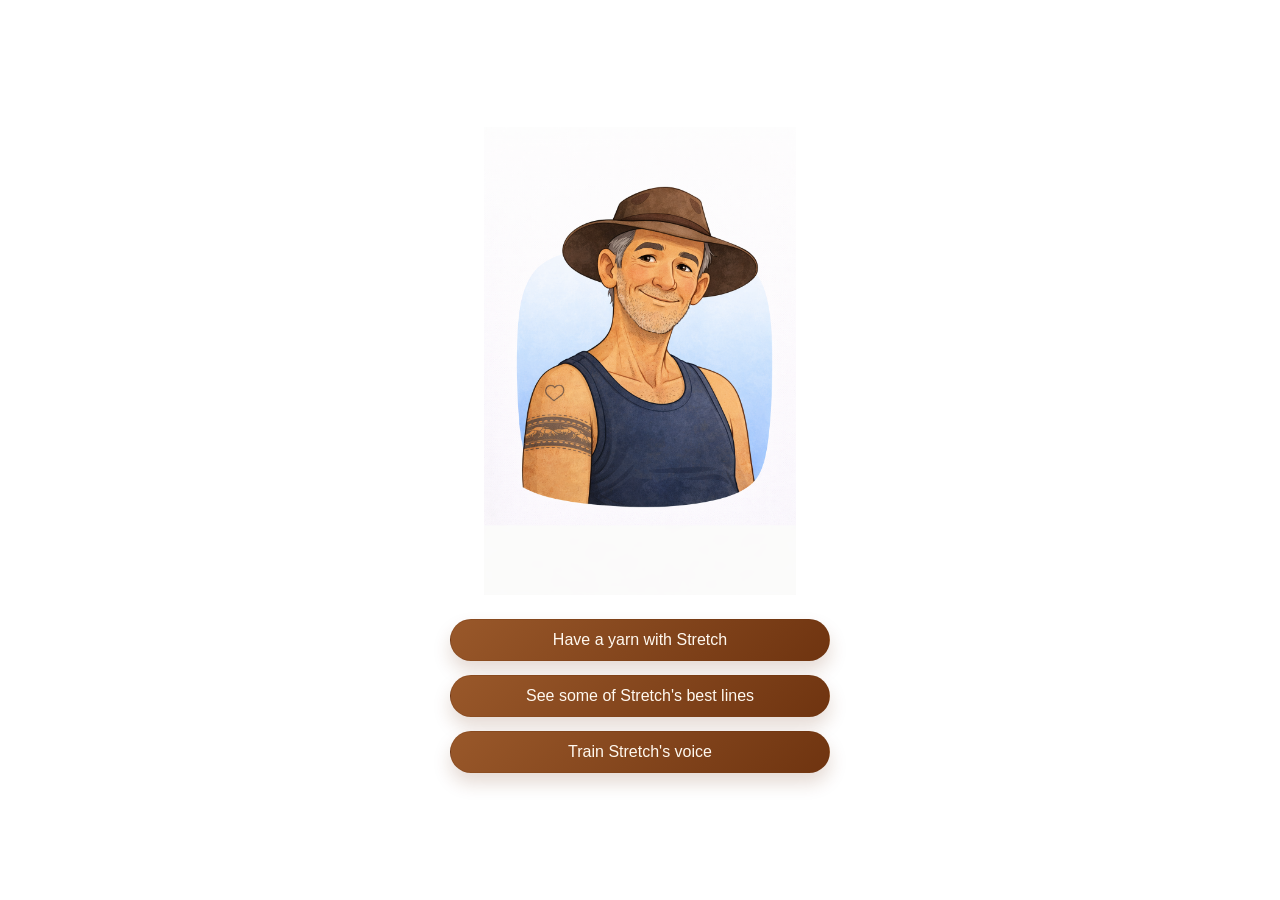
<file: index.html>
<!doctype html>
<html lang="en">
  <head>
    <meta charset="utf-8">
    <meta name="viewport" content="width=device-width, initial-scale=1">
    <title>Stretch</title>
    <meta
      name="description"
      content="Landing page for the Stretch chatbot and artwork gallery."
    >
    <link rel="stylesheet" href="./styles.css">
  </head>
  <body>
    <main class="landing-shell">
      <section class="landing-card" aria-label="Stretch landing page">
        <img class="landing-avatar" src="./default.png" alt="Stretch">
        <div class="landing-actions">
          <a class="button button-primary landing-button" href="./chatbot.html">Have a yarn with Stretch</a>
          <a class="button button-secondary landing-button" href="./artworks.html">See some of Stretch's best lines</a>
          <a class="button button-secondary landing-button" href="./voice-trainer.html">Train Stretch's voice</a>
        </div>
      </section>
    </main>
  </body>
</html>
</file>
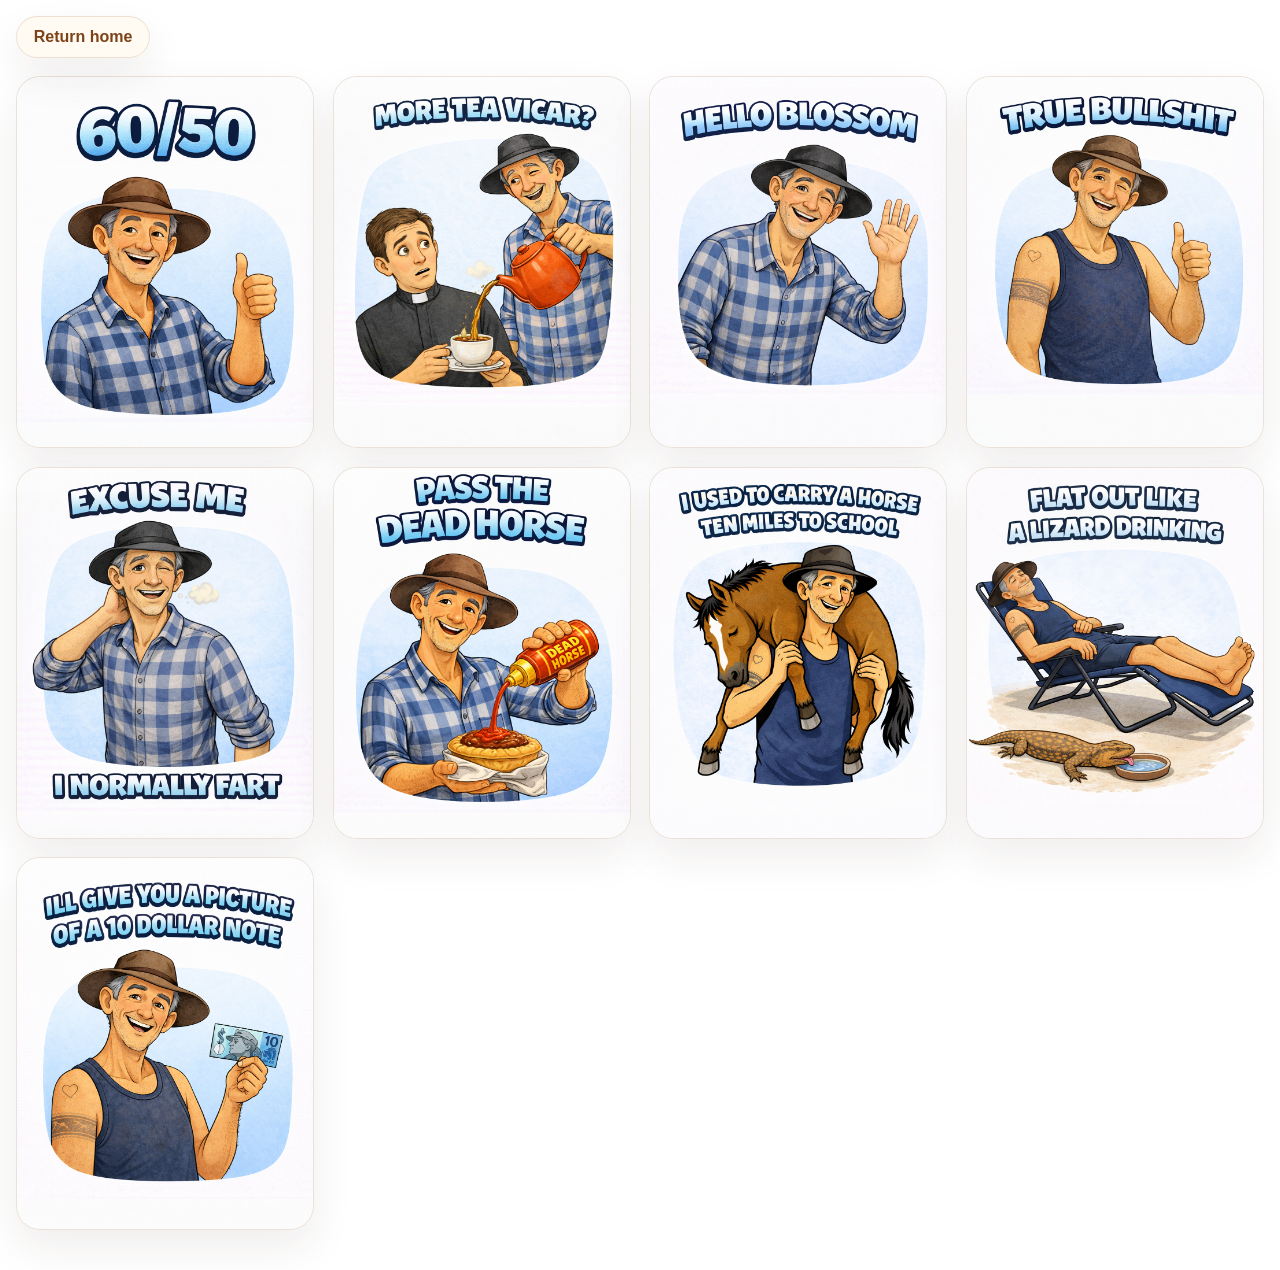
<file: artworks.html>
<!doctype html>
<html lang="en">
  <head>
    <meta charset="utf-8">
    <meta name="viewport" content="width=device-width, initial-scale=1">
    <title>Stretch Artwork Gallery</title>
    <meta
      name="description"
      content="Image-driven gallery for finished Stretch artwork assets."
    >
    <link rel="stylesheet" href="./artworks.css">
  </head>
  <body>
    <a class="page-home-link" href="./index.html">Return home</a>
    <div class="gallery-shell">
      <main>
        <section id="artworkGallery" class="artwork-grid" aria-label="Stretch artwork gallery"></section>
      </main>
    </div>

    <div id="artworkLightbox" class="lightbox" aria-hidden="true">
      <div class="lightbox-backdrop" data-close-lightbox="true"></div>
      <div class="lightbox-dialog" role="dialog" aria-modal="true" aria-label="Expanded artwork">
        <button id="lightboxClose" class="lightbox-close" type="button" aria-label="Close expanded artwork">Close</button>
        <img id="lightboxImage" class="lightbox-image" alt="">
      </div>
    </div>

    <script src="./stretch-avatar-config.js"></script>
    <script src="./artworks.js"></script>
  </body>
</html>
</file>
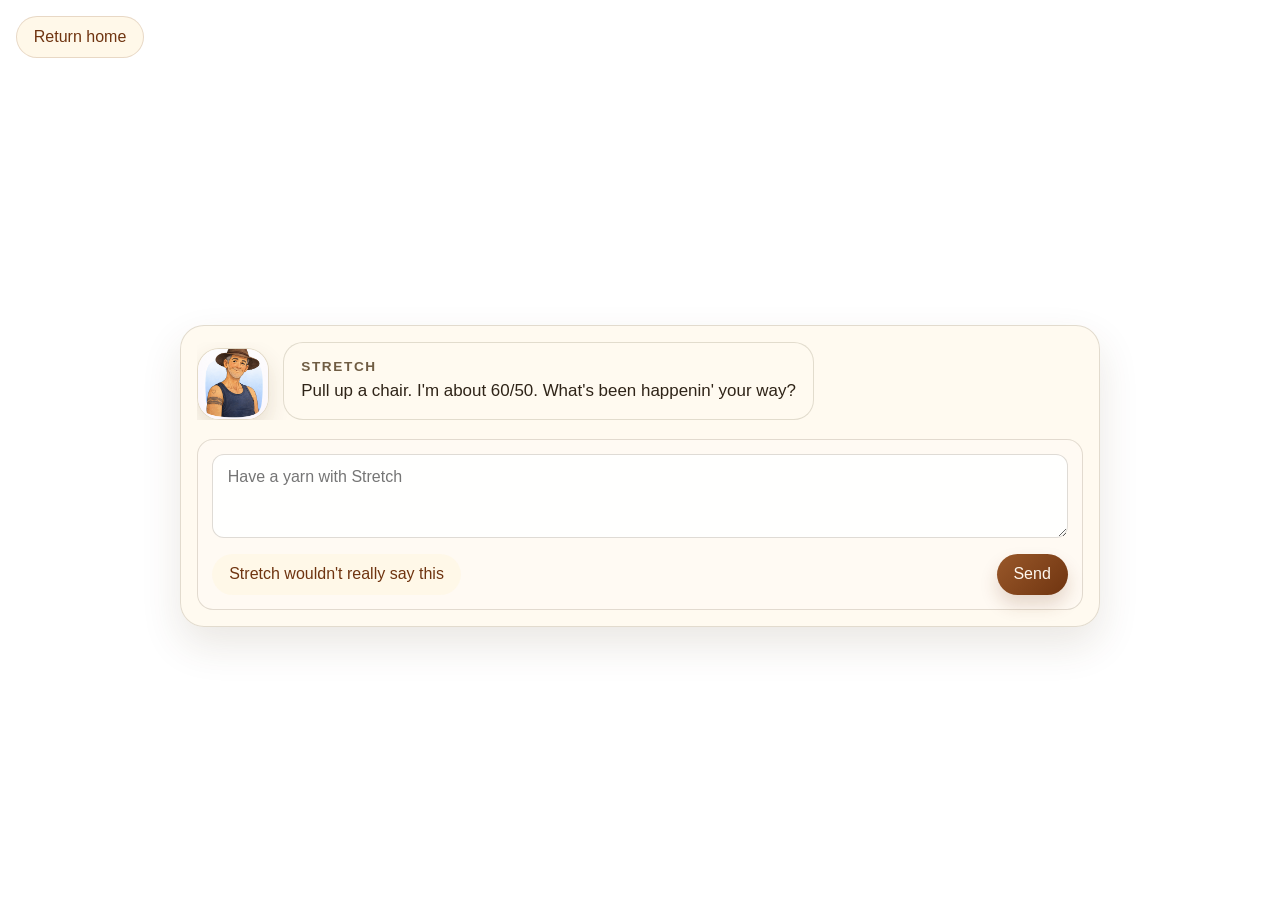
<file: chatbot.html>
<!doctype html>
<html lang="en">
  <head>
    <meta charset="utf-8">
    <meta name="viewport" content="width=device-width, initial-scale=1">
    <title>Stretchisms Chatbot</title>
    <meta
      name="description"
      content="Local-first chatbot prototype for exploring and expanding a family library of Stretchisms."
    >
    <link rel="stylesheet" href="./styles.css">
  </head>
  <body class="chatbot-body">
    <a class="page-home-link button button-secondary" href="./index.html">Return home</a>
    <div class="page-shell">
      <main class="chat-layout">
        <section class="panel chat-panel">
          <div id="chatLog" class="chat-log" aria-live="polite"></div>

          <form id="chatForm" class="chat-form">
            <label class="sr-only" for="chatInput">Your message</label>
            <textarea
              id="chatInput"
              rows="3"
              placeholder="Have a yarn with Stretch"
            ></textarea>
            <div class="chat-form-row">
              <button id="feedbackToggle" class="button chat-feedback-toggle" type="button" aria-pressed="false">
                Stretch wouldn't really say this
              </button>
              <button class="button button-primary" type="submit">Send</button>
            </div>
          </form>
        </section>
      </main>
    </div>

    <script src="./stretch-avatar-config.js"></script>
    <script src="./app.js"></script>
  </body>
</html>
</file>
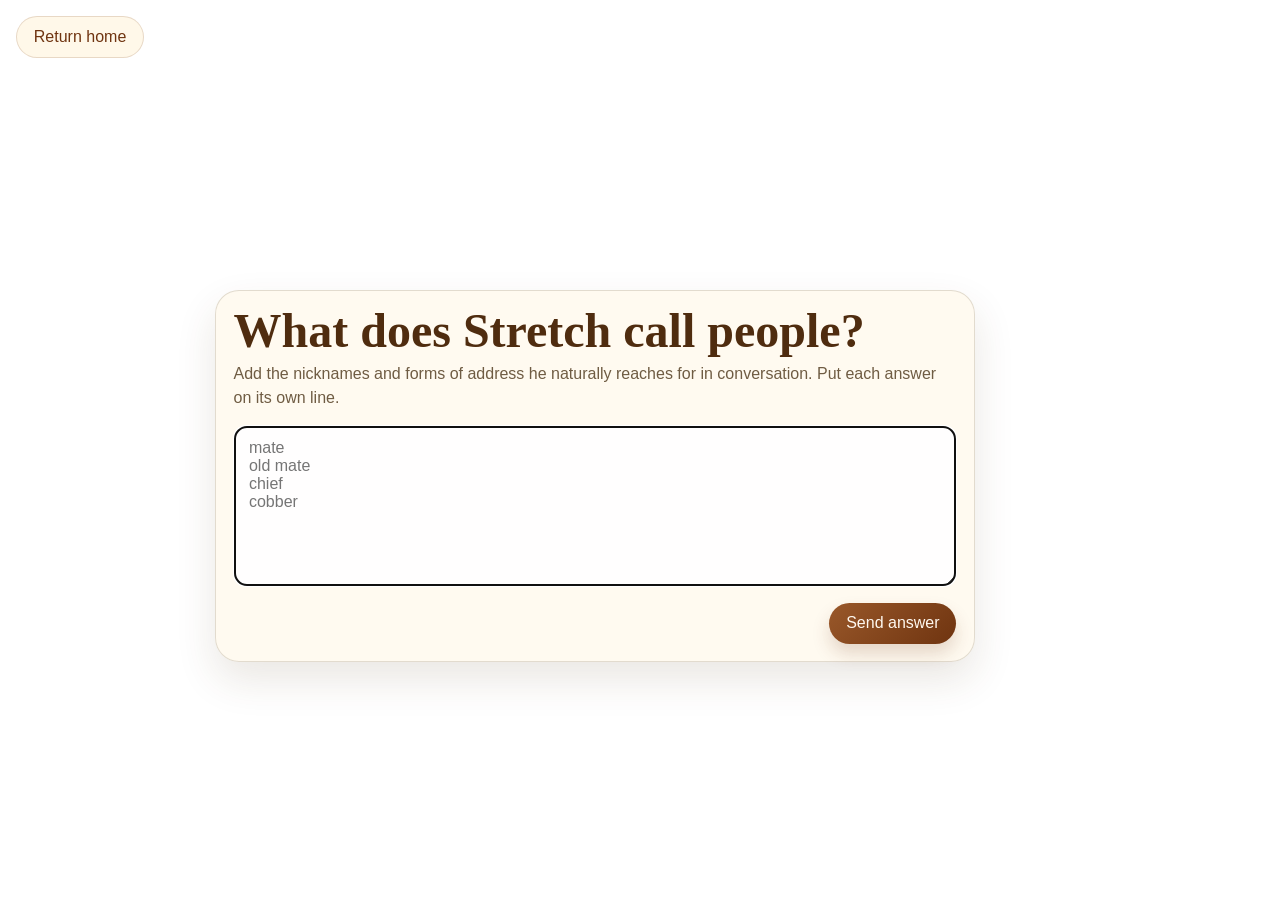
<file: voice-trainer.html>
<!doctype html>
<html lang="en">
  <head>
    <meta charset="utf-8">
    <meta name="viewport" content="width=device-width, initial-scale=1">
    <title>Train Stretch's Voice</title>
    <meta
      name="description"
      content="Guided questionnaire for collecting examples of how Stretch would talk."
    >
    <link rel="stylesheet" href="./styles.css">
  </head>
  <body class="trainer-body">
    <a class="page-home-link button button-secondary" href="./index.html">Return home</a>

    <main class="page-shell trainer-shell">
      <section class="panel trainer-card">
        <div id="voiceTrainerQuestion" class="trainer-question-card">
          <h1 id="voiceTrainerQuestionTitle"></h1>
          <p id="voiceTrainerQuestionHint" class="trainer-copy"></p>
        </div>

        <form id="voiceTrainerForm" class="trainer-form">
          <label class="sr-only" for="voiceTrainerInput">Stretch voice answer</label>
          <textarea
            id="voiceTrainerInput"
            rows="5"
            placeholder=""
          ></textarea>
          <div class="trainer-submit-row">
            <button id="voiceTrainerSubmit" class="button button-primary" type="submit">Send answer</button>
          </div>
        </form>
      </section>
    </main>

    <script src="./voice-trainer.js"></script>
  </body>
</html>
</file>
<file: styles.css>
:root {
  --bg: #f1e7d1;
  --bg-deep: #d5bb88;
  --surface: rgba(255, 250, 238, 0.88);
  --surface-strong: #fff8ea;
  --ink: #2f2418;
  --muted: #6f5c43;
  --line: rgba(79, 57, 29, 0.16);
  --accent: #99582a;
  --accent-strong: #6f3410;
  --accent-soft: #d7a56d;
  --success: #355834;
  --shadow: 0 18px 40px rgba(84, 55, 21, 0.12);
  --radius-lg: 24px;
  --radius-md: 16px;
  --radius-sm: 10px;
  --font-display: "Comic Sans MS", "Trebuchet MS", "Segoe Print", "Bradley Hand", cursive;
  --font-kicker: "Trebuchet MS", "Arial Rounded MT Bold", "Segoe UI", sans-serif;
}

* {
  box-sizing: border-box;
}

html {
  min-height: 100%;
  background: #ffffff;
}

body {
  margin: 0;
  color: var(--ink);
  font-family: "Trebuchet MS", "Segoe UI", sans-serif;
  background: #ffffff;
}

.page-home-link {
  position: fixed;
  top: 1rem;
  left: 1rem;
  z-index: 20;
  text-decoration: none;
}

.landing-body,
body {
  min-height: 100vh;
}

.chatbot-body .page-shell {
  width: min(980px, calc(100% - 2rem));
  min-height: 100vh;
  display: grid;
  align-items: center;
  padding: 4.75rem 0 1.5rem;
}

button,
input,
textarea {
  font: inherit;
}

.page-shell {
  width: min(1380px, calc(100% - 2rem));
  margin: 0 auto;
  padding: 1.25rem 0 2rem;
}

.landing-shell {
  min-height: 100vh;
  display: grid;
  place-items: center;
  padding: 1.5rem;
}

.landing-card {
  width: min(520px, 100%);
  display: grid;
  justify-items: center;
  gap: 1.5rem;
}

.landing-avatar {
  display: block;
  width: min(320px, 70vw);
  max-height: 52vh;
  height: auto;
  object-fit: contain;
}

.landing-actions {
  width: min(380px, 100%);
  display: grid;
  gap: 0.85rem;
}

.landing-actions .landing-button {
  width: 100%;
  justify-content: center;
  text-align: center;
  text-decoration: none;
  background: linear-gradient(135deg, var(--accent), var(--accent-strong));
  color: #fff8ef;
  border: 1px solid rgba(111, 52, 16, 0.24);
  box-shadow: 0 10px 18px rgba(111, 52, 16, 0.18);
}

.landing-actions .landing-button:hover,
.landing-actions .landing-button:focus-visible {
  background: linear-gradient(135deg, #a8612f, #7d3d14);
}

.panel {
  background: var(--surface);
  border: 1px solid var(--line);
  border-radius: var(--radius-lg);
  box-shadow: var(--shadow);
  backdrop-filter: blur(16px);
}

.hero {
  display: grid;
  gap: 1.5rem;
  padding: 2rem;
  margin-bottom: 1.25rem;
  background:
    linear-gradient(135deg, rgba(94, 49, 17, 0.12), rgba(255, 255, 255, 0) 38%),
    linear-gradient(180deg, rgba(255, 249, 235, 0.96), rgba(252, 241, 215, 0.92));
}

.eyebrow,
.section-kicker {
  margin: 0 0 0.45rem;
  text-transform: uppercase;
  letter-spacing: 0.16em;
  font-size: 0.78rem;
  font-weight: 800;
  color: var(--accent-strong);
  font-family: var(--font-kicker);
}

.hero h1,
.panel-heading h2,
.message-card h3,
.notes-grid h3 {
  font-family: var(--font-display);
}

.hero h1 {
  margin: 0;
  font-size: clamp(2rem, 4vw, 3.6rem);
  line-height: 0.94;
  max-width: 16ch;
  letter-spacing: 0.01em;
  color: #4f2c0f;
  text-wrap: balance;
  text-shadow: 1px 1px 0 rgba(255, 248, 233, 0.9);
}

.hero .eyebrow,
.panel-heading .section-kicker {
  display: inline-block;
  padding: 0.3rem 0.65rem;
  border-radius: 999px;
  background: rgba(255, 239, 206, 0.92);
  border: 1px solid rgba(111, 52, 16, 0.18);
}

.hero-text,
.panel-note,
.notes-grid p,
.chat-hint {
  color: var(--muted);
}

.hero-actions {
  display: flex;
  align-items: end;
}

.hero-note {
  margin: 0;
  max-width: 34rem;
  color: var(--muted);
  font-size: 0.98rem;
}

.chat-layout {
  display: grid;
  grid-template-columns: minmax(0, 920px);
  justify-content: center;
}

.chatbot-body .chat-layout {
  width: 100%;
}

.chat-panel,
.notes-panel {
  padding: 1.35rem;
}

.chatbot-body .chat-panel {
  padding: 1rem;
}

.panel-heading {
  display: flex;
  justify-content: space-between;
  gap: 1rem;
  align-items: start;
  margin-bottom: 1rem;
}

.panel-heading h2 {
  margin: 0;
  font-size: 1.55rem;
  line-height: 1;
  letter-spacing: 0.01em;
  color: #4a2b15;
}

.panel-note {
  max-width: 24ch;
  margin: 0;
  text-align: right;
  font-size: 0.95rem;
}

.suggestion-chips {
  display: flex;
  flex-wrap: wrap;
  gap: 0.55rem;
  margin-bottom: 1rem;
}

.chip {
  border: 1px solid rgba(111, 52, 16, 0.2);
  background: rgba(255, 245, 226, 0.94);
  color: var(--accent-strong);
  border-radius: 999px;
  padding: 0.5rem 0.8rem;
  cursor: pointer;
  transition: transform 120ms ease, border-color 120ms ease, background 120ms ease;
}

.chip:hover,
.chip:focus-visible {
  transform: translateY(-1px);
  border-color: rgba(111, 52, 16, 0.36);
  background: rgba(255, 239, 206, 0.98);
}

.chat-log {
  min-height: 28rem;
  max-height: 52rem;
  overflow-y: auto;
  display: grid;
  gap: 0.9rem;
  padding-right: 0.35rem;
  margin-bottom: 1rem;
}

.chatbot-body .chat-log {
  min-height: 0;
  max-height: min(46vh, 34rem);
  margin-bottom: 1.15rem;
}

.message {
  display: flex;
  align-items: flex-end;
  gap: 0.85rem;
}

.message-user {
  justify-content: flex-end;
}

.message-user .stretch-avatar {
  display: none;
}

.message-card {
  max-width: min(42rem, 100%);
  width: fit-content;
  border-radius: 20px;
  padding: 1rem 1.1rem;
  border: 1px solid var(--line);
}

.message-assistant .message-card {
  background: rgba(255, 251, 241, 0.95);
}

.message-user .message-card {
  background: linear-gradient(135deg, rgba(153, 88, 42, 0.92), rgba(111, 52, 16, 0.96));
  color: #fff9ee;
  border-color: transparent;
}

.stretch-avatar {
  width: 56px;
  height: 56px;
  flex: 0 0 56px;
  border-radius: 18px;
  overflow: hidden;
  border: 1px solid rgba(79, 57, 29, 0.16);
  box-shadow: 0 10px 22px rgba(84, 55, 21, 0.14);
  background: rgba(255, 248, 233, 0.96);
}

.stretch-avatar img {
  display: block;
  width: 100%;
  height: 100%;
  object-fit: cover;
}

.message-card h3,
.message-card p {
  margin: 0;
}

.message-card h3 {
  margin-bottom: 0.25rem;
  font-size: 0.85rem;
  font-family: "Trebuchet MS", "Segoe UI", sans-serif;
  text-transform: uppercase;
  letter-spacing: 0.12em;
  color: var(--muted);
}

.message-user .message-card {
  display: flex;
  flex-direction: column;
  justify-content: center;
  gap: 0.08rem;
  padding: 0.55rem 0.9rem;
  min-height: 3rem;
}

.message-user .message-card h3 {
  margin-bottom: 0;
  font-size: 0.74rem;
  line-height: 1.05;
}

.message-user .message-body {
  font-size: 0.98rem;
  line-height: 1.2;
  display: block;
}

.message-card p + p {
  margin-top: 0.55rem;
}

.message-body {
  font-size: 1.06rem;
  line-height: 1.5;
}

.chat-form {
  border: 1px solid var(--line);
  border-radius: var(--radius-md);
  padding: 0.85rem;
  background: rgba(255, 251, 244, 0.84);
}

.chatbot-body .chat-form {
  padding: 0.9rem;
}

.chatbot-body .stretch-avatar {
  width: 72px;
  height: 72px;
  flex-basis: 72px;
  border-radius: 22px;
}

.chat-form textarea {
  width: 100%;
  border-radius: 12px;
  border: 1px solid rgba(79, 57, 29, 0.18);
  background: rgba(255, 255, 255, 0.92);
  padding: 0.8rem 0.9rem;
  color: var(--ink);
}

.chat-form textarea {
  resize: vertical;
  min-height: 5.25rem;
}

.chat-form-row {
  display: flex;
  justify-content: space-between;
  gap: 0.85rem;
  align-items: center;
  flex-wrap: wrap;
  margin-top: 0.75rem;
}

.chat-feedback-toggle {
  border: 1px solid rgba(111, 52, 16, 0.16);
  background: rgba(255, 248, 233, 0.96);
  color: var(--accent-strong);
}

.chat-feedback-toggle.is-active {
  background: linear-gradient(135deg, var(--accent), var(--accent-strong));
  border-color: transparent;
  color: #fff8ef;
}

.chat-hint {
  margin: 0;
  font-size: 0.9rem;
}

.button {
  border: 0;
  border-radius: 999px;
  padding: 0.7rem 1.05rem;
  cursor: pointer;
  transition: transform 120ms ease, box-shadow 120ms ease, background 120ms ease;
}

.button:hover,
.button:focus-visible {
  transform: translateY(-1px);
}

.button-primary {
  background: linear-gradient(135deg, var(--accent), var(--accent-strong));
  color: #fff8ef;
  box-shadow: 0 10px 18px rgba(111, 52, 16, 0.18);
}

.button-secondary {
  background: rgba(255, 248, 233, 0.96);
  color: var(--accent-strong);
  border: 1px solid rgba(111, 52, 16, 0.16);
}

.trainer-body .page-shell {
  width: min(900px, calc(100% - 2rem));
  min-height: 100vh;
  display: grid;
  align-items: center;
  padding-top: 4.75rem;
  padding-bottom: 1.5rem;
}

.trainer-shell {
  display: grid;
  justify-content: center;
}

.trainer-card {
  width: min(760px, 100%);
  padding: 1.1rem;
}

.trainer-progress-row {
  margin-bottom: 0.85rem;
}

.trainer-question-card {
  margin-bottom: 0.95rem;
}

.trainer-question-card h1 {
  margin: 0 0 0.55rem;
  font-family: var(--font-display);
  font-size: clamp(2rem, 4vw, 3rem);
  line-height: 0.94;
  color: #4f2c0f;
}

.trainer-copy {
  margin: 0;
  color: var(--muted);
  line-height: 1.5;
}

.trainer-form {
  display: grid;
  gap: 0.9rem;
}

.trainer-form textarea {
  width: 100%;
  border-radius: 12px;
  border: 1px solid rgba(79, 57, 29, 0.18);
  background: rgba(255, 255, 255, 0.92);
  padding: 0.8rem 0.9rem;
  color: var(--ink);
  resize: vertical;
  min-height: 10rem;
}

.trainer-submit-row {
  display: flex;
  justify-content: flex-end;
  align-items: center;
  gap: 0.75rem;
  padding-top: 0.2rem;
}

.trainer-status {
  margin: 0;
  color: var(--muted);
  font-size: 0.92rem;
  margin-right: auto;
}

.notes-panel {
  margin-top: 1.25rem;
}

.notes-grid {
  display: grid;
  grid-template-columns: repeat(3, minmax(0, 1fr));
  gap: 1rem;
}

.notes-grid article {
  padding: 1rem;
  border-radius: var(--radius-md);
  background: rgba(255, 249, 238, 0.88);
  border: 1px solid rgba(79, 57, 29, 0.12);
}

.notes-grid h3 {
  margin: 0 0 0.45rem;
  font-size: 1.15rem;
  color: #4a2b15;
}

.sr-only {
  position: absolute;
  width: 1px;
  height: 1px;
  padding: 0;
  margin: -1px;
  overflow: hidden;
  clip: rect(0, 0, 0, 0);
  white-space: nowrap;
  border: 0;
}

@media (max-width: 1020px) {
  .notes-grid {
    grid-template-columns: 1fr;
  }

  .panel-heading {
    flex-direction: column;
  }

  .panel-note {
    max-width: none;
    text-align: left;
  }

  .hero-actions {
    align-items: start;
  }
}

@media (max-width: 720px) {
  .chatbot-body .page-shell {
    width: min(100% - 1rem, 100%);
    padding: 4.5rem 0 0.85rem;
  }

  .page-home-link {
    top: 0.65rem;
    left: 0.65rem;
    padding: 0.6rem 0.9rem;
    font-size: 0.92rem;
  }

  .trainer-body .page-shell {
    width: min(100% - 1rem, 100%);
    padding-top: 4.5rem;
    padding-bottom: 0.85rem;
  }

  .page-shell {
    width: min(100% - 1rem, 100%);
    padding-top: 0.5rem;
  }

  .landing-shell {
    padding: 1rem;
  }

  .landing-card {
    gap: 1rem;
  }

  .landing-avatar {
    width: min(260px, 72vw);
    max-height: 38vh;
  }

  .hero,
  .chat-panel,
  .notes-panel {
    padding: 1rem;
  }

  .chatbot-body .chat-panel,
  .trainer-card {
    border-radius: 20px;
  }

  .chatbot-body .chat-log {
    max-height: min(42vh, 28rem);
    gap: 0.75rem;
    padding-right: 0;
  }

  .message {
    gap: 0.6rem;
    align-items: flex-start;
  }

  .message-card {
    max-width: 100%;
  }

  .chat-form-row {
    flex-direction: column;
    align-items: stretch;
  }

  .button {
    width: 100%;
    text-align: center;
  }

  .trainer-submit-row {
    flex-direction: column;
    align-items: stretch;
  }

  .trainer-status {
    margin-right: 0;
  }

  .hero-actions {
    display: grid;
    grid-template-columns: 1fr;
  }

  .stretch-avatar {
    width: 48px;
    height: 48px;
    flex-basis: 48px;
  }

  .chatbot-body .stretch-avatar {
    width: 56px;
    height: 56px;
    flex-basis: 56px;
    border-radius: 18px;
  }

  .chat-form textarea,
  .trainer-form textarea {
    min-height: 4.5rem;
  }

  .trainer-question-card h1 {
    font-size: clamp(1.65rem, 9vw, 2.35rem);
  }
}

@media (max-width: 480px) {
  .page-home-link {
    max-width: calc(100vw - 1.3rem);
  }

  .landing-actions {
    width: 100%;
  }

  .chat-panel,
  .trainer-card {
    padding: 0.85rem;
  }

  .message-card {
    padding: 0.8rem 0.9rem;
    border-radius: 18px;
  }

  .message-user .message-card {
    padding: 0.45rem 0.78rem;
  }

  .message-body {
    font-size: 1rem;
  }

  .chat-form,
  .chatbot-body .chat-form {
    padding: 0.75rem;
  }

  .chat-form textarea,
  .trainer-form textarea {
    min-height: 4rem;
    padding: 0.7rem 0.8rem;
  }
}
</file>
<file: artworks.css>
:root {
  --bg: #f5ede0;
  --surface: rgba(255, 250, 242, 0.82);
  --ink: #2a1d14;
  --muted: rgba(42, 29, 20, 0.7);
  --line: rgba(80, 55, 33, 0.12);
  --shadow: 0 18px 40px rgba(61, 40, 24, 0.08);
  --font-display: "Comic Sans MS", "Trebuchet MS", "Segoe Print", "Bradley Hand", cursive;
  --font-kicker: "Trebuchet MS", "Arial Rounded MT Bold", "Segoe UI", sans-serif;
}

* {
  box-sizing: border-box;
}

body {
  margin: 0;
  color: var(--ink);
  font-family: "Trebuchet MS", "Segoe UI", sans-serif;
  background: #ffffff;
}

.page-home-link {
  position: fixed;
  top: 1rem;
  left: 1rem;
  z-index: 20;
  display: inline-flex;
  align-items: center;
  justify-content: center;
  padding: 0.7rem 1.05rem;
  border-radius: 999px;
  border: 1px solid rgba(125, 66, 24, 0.14);
  background: rgba(255, 250, 242, 0.98);
  color: #7d4218;
  font-family: var(--font-kicker);
  font-weight: 700;
  text-decoration: none;
  box-shadow: var(--shadow);
}

.gallery-shell {
  width: min(1320px, calc(100% - 2rem));
  margin: 0 auto;
  padding: 4.75rem 0 2.5rem;
}

.gallery-hero {
  margin-bottom: 1.5rem;
}

.eyebrow {
  margin: 0 0 0.5rem;
  text-transform: uppercase;
  letter-spacing: 0.16em;
  font-size: 0.78rem;
  font-weight: 800;
  color: #7d4218;
  font-family: var(--font-kicker);
  display: inline-block;
  padding: 0.3rem 0.65rem;
  border-radius: 999px;
  background: rgba(255, 239, 206, 0.92);
  border: 1px solid rgba(125, 66, 24, 0.14);
}

.gallery-hero h1 {
  margin: 0;
  font-family: var(--font-display);
  font-size: clamp(2.2rem, 4vw, 4rem);
  line-height: 0.92;
  letter-spacing: 0.01em;
  color: #4f2c0f;
  text-shadow: 1px 1px 0 rgba(255, 248, 233, 0.9);
}

.hero-copy {
  max-width: 42rem;
  font-size: 1rem;
  color: var(--muted);
}

.artwork-grid {
  display: grid;
  grid-template-columns: repeat(auto-fit, minmax(280px, 1fr));
  gap: 1.15rem;
}

.artwork-card,
.empty-card {
  background: var(--surface);
  border: 1px solid var(--line);
  border-radius: 24px;
  overflow: hidden;
  box-shadow: var(--shadow);
  backdrop-filter: blur(12px);
}

.artwork-frame {
  display: block;
  width: 100%;
  border: 0;
  padding: 0;
  aspect-ratio: 4 / 5;
  overflow: hidden;
  background:
    linear-gradient(180deg, rgba(255, 255, 255, 0.44), rgba(255, 255, 255, 0.08)),
    #efe4d2;
  cursor: zoom-in;
}

.artwork-frame img {
  display: block;
  width: 100%;
  height: 100%;
  object-fit: cover;
  object-position: var(--art-focus-x, 50%) var(--art-focus-y, 50%);
}

.artwork-frame:focus-visible {
  outline: 3px solid rgba(125, 66, 24, 0.42);
  outline-offset: -3px;
}

.empty-card {
  padding: 1.2rem;
  min-height: 15rem;
  display: grid;
  align-content: center;
}

.empty-card h2 {
  margin: 0;
  font-family: var(--font-display);
  font-size: 1.25rem;
  color: #4a2b15;
}

.empty-card p {
  margin: 0.5rem 0 0;
  color: var(--muted);
}

.lightbox {
  position: fixed;
  inset: 0;
  display: none;
  align-items: center;
  justify-content: center;
  padding: 1.25rem;
  z-index: 1000;
}

.lightbox.is-open {
  display: flex;
}

.lightbox-backdrop {
  position: absolute;
  inset: 0;
  background: rgba(255, 255, 255, 0.92);
  backdrop-filter: blur(4px);
}

.lightbox-dialog {
  position: relative;
  z-index: 1;
  width: min(92vw, 1100px);
  max-height: 92vh;
  display: grid;
  gap: 0.75rem;
  justify-items: end;
}

.lightbox-close {
  border: 1px solid rgba(80, 55, 33, 0.16);
  background: rgba(255, 250, 242, 0.98);
  color: #4f2c0f;
  border-radius: 999px;
  padding: 0.65rem 0.95rem;
  font-family: var(--font-kicker);
  font-weight: 700;
  cursor: pointer;
}

.lightbox-image {
  display: block;
  max-width: 100%;
  max-height: calc(92vh - 3.5rem);
  width: auto;
  height: auto;
  border-radius: 22px;
  box-shadow: 0 24px 60px rgba(61, 40, 24, 0.18);
  background: #ffffff;
}

@media (max-width: 720px) {
  .page-home-link {
    top: 0.65rem;
    left: 0.65rem;
    padding: 0.6rem 0.9rem;
    font-size: 0.92rem;
  }

  .gallery-shell {
    width: min(100% - 1rem, 100%);
    padding-top: 4.35rem;
    padding-bottom: 1rem;
  }

  .artwork-grid {
    grid-template-columns: repeat(auto-fit, minmax(160px, 1fr));
    gap: 0.8rem;
  }

  .artwork-card,
  .empty-card {
    border-radius: 18px;
  }

  .empty-card {
    min-height: 10rem;
    padding: 1rem;
  }

  .lightbox {
    padding: 0.75rem;
  }

  .lightbox-dialog {
    width: min(100%, 100%);
  }
}

@media (max-width: 480px) {
  .page-home-link {
    max-width: calc(100vw - 1.3rem);
  }

  .gallery-shell {
    width: calc(100% - 0.75rem);
    padding-top: 4.15rem;
  }

  .artwork-grid {
    grid-template-columns: 1fr 1fr;
    gap: 0.7rem;
  }

  .lightbox-image {
    border-radius: 16px;
    max-height: calc(100vh - 5.75rem);
  }
}
</file>
